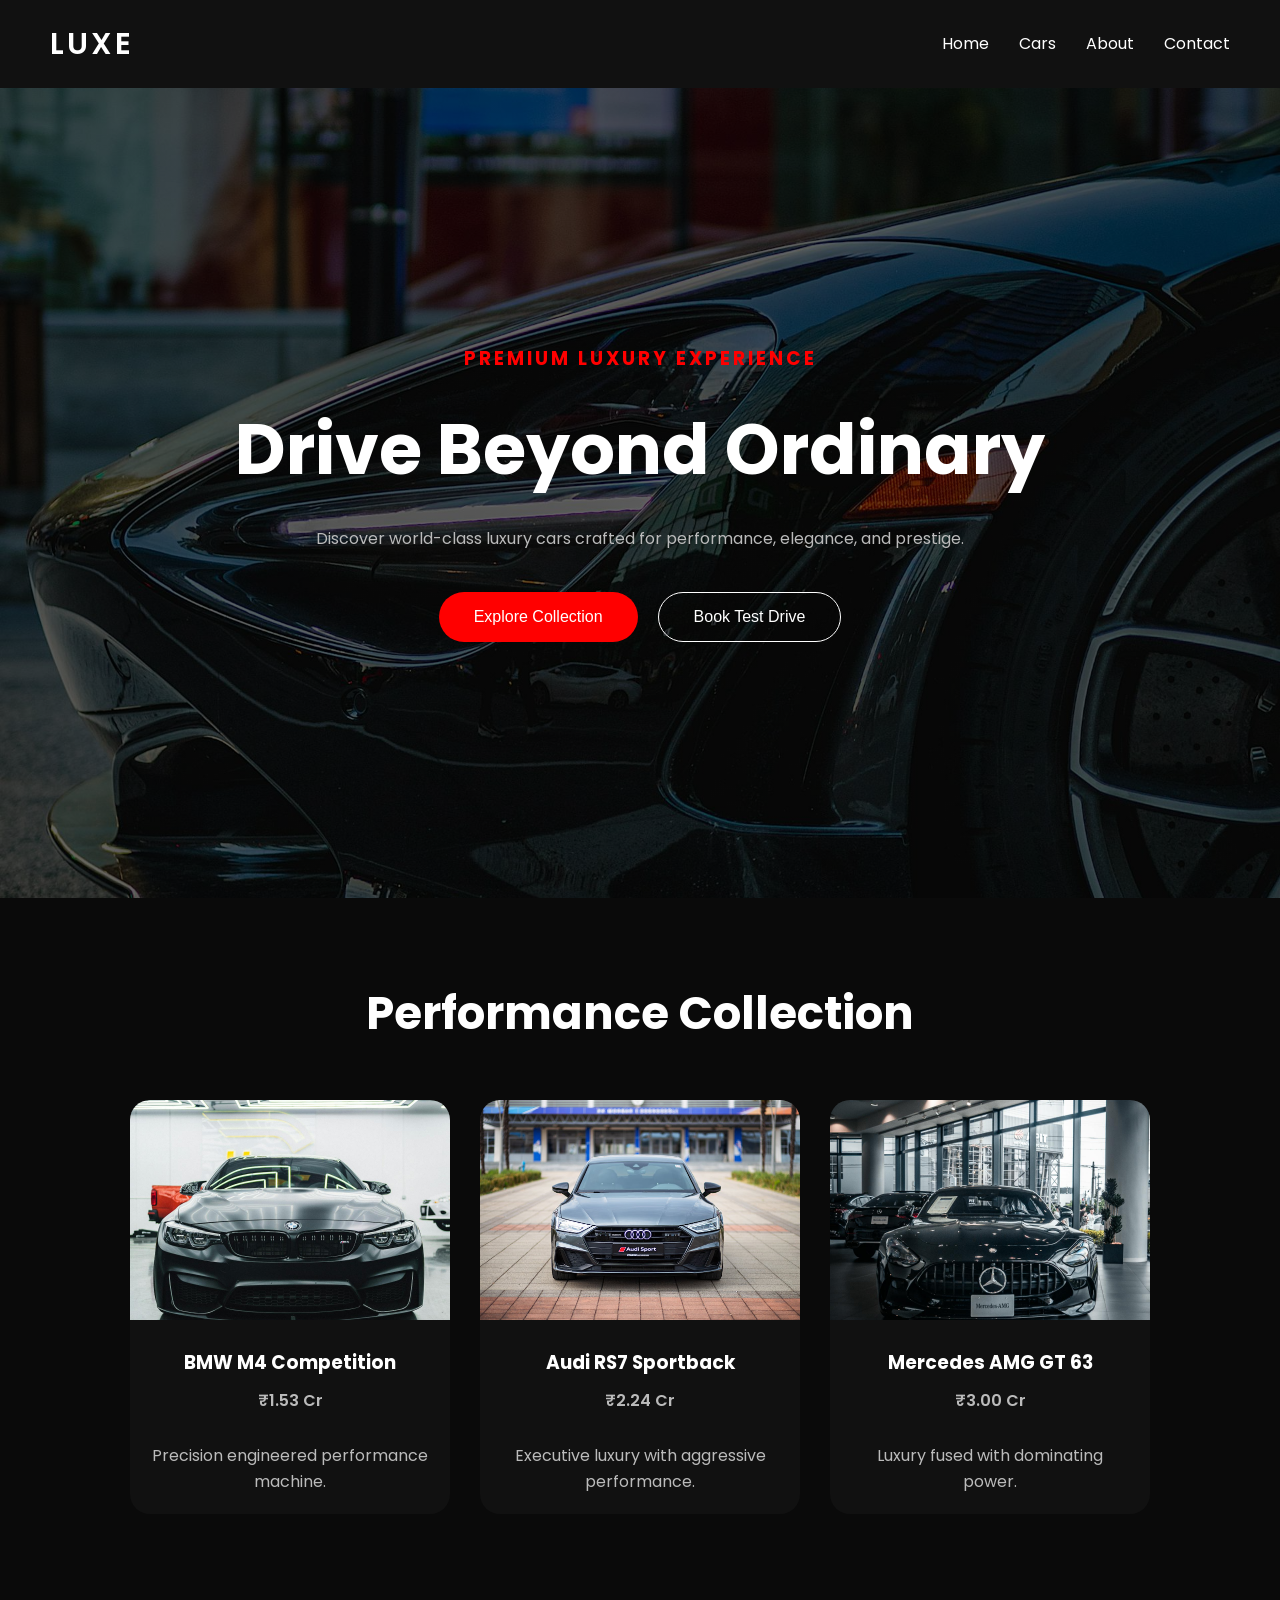
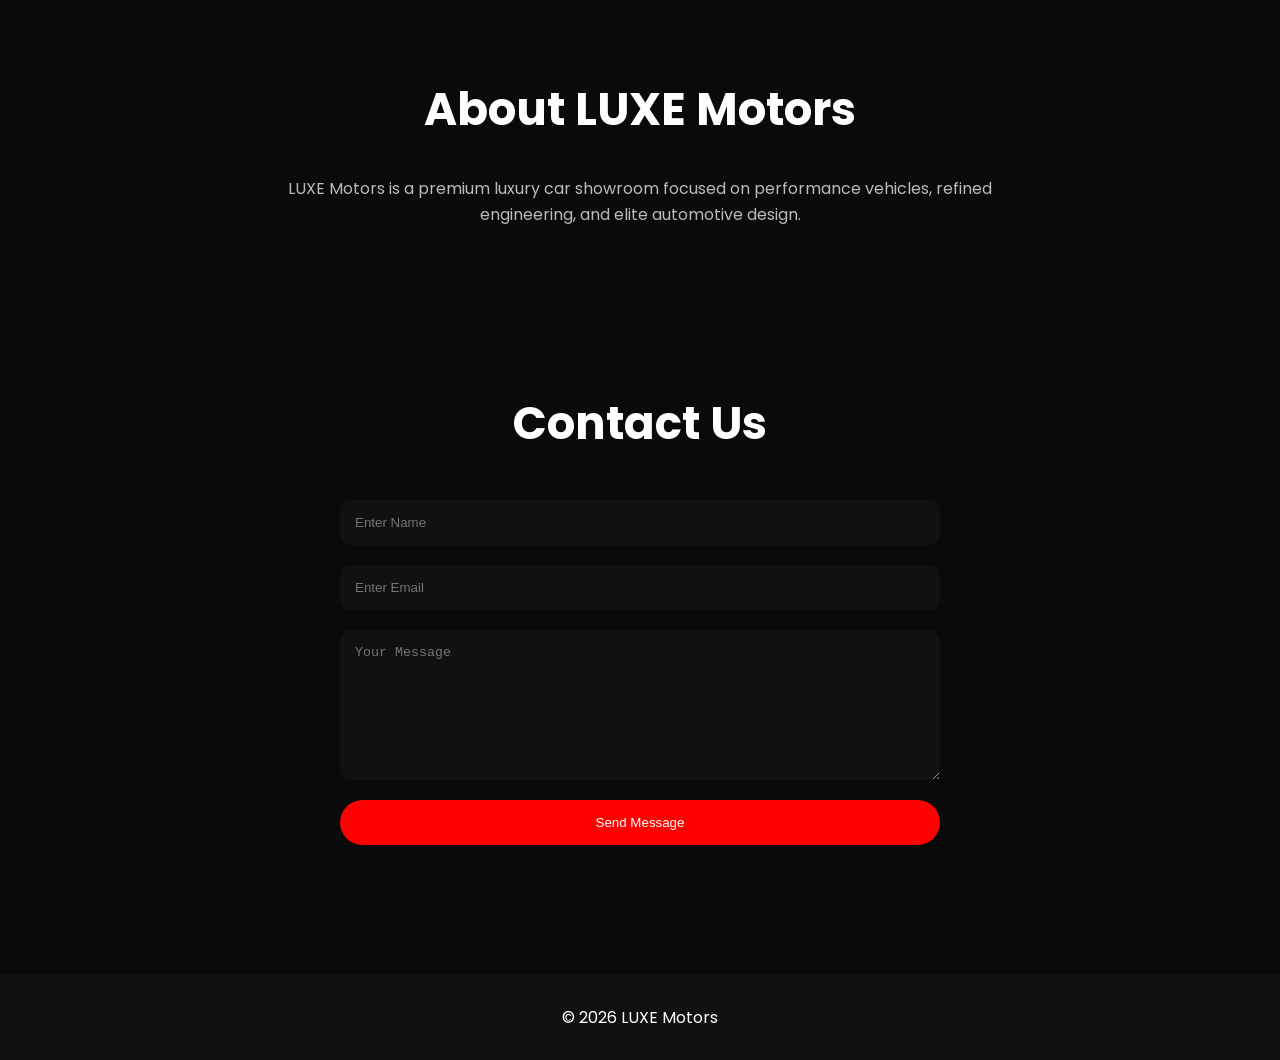
<file: index.html>
<!DOCTYPE html>

<html lang="en">

<head>

    <meta charset="UTF-8">

    <meta name="viewport"
          content="width=device-width, initial-scale=1.0">

    <title>
        LUXE Motors
    </title>

    <link rel="stylesheet"
          href="style.css">

</head>

<body>

    <header>

        <nav class="navbar">

            <div class="logo">

                LUXE

            </div>


            <ul class="nav-links">

                <li>
                    <a href="#home">
                        Home
                    </a>
                </li>

                <li>
                    <a href="#cars">
                        Cars
                    </a>
                </li>

                <li>
                    <a href="#about">
                        About
                    </a>
                </li>

                <li>
                    <a href="#contact">
                        Contact
                    </a>
                </li>

            </ul>

        </nav>

    </header>


    <section
        class="hero"

        id="home">

        <h3>

            PREMIUM LUXURY EXPERIENCE

        </h3>


        <h1 id="mainHeading">

            Drive Beyond Ordinary

        </h1>


        <p>

            Discover world-class luxury
            cars crafted for performance,
            elegance, and prestige.

        </p>


        <div class="hero-buttons">

            <button
                class="primary-btn"

                onclick="showMessage()">

                Explore Collection

            </button>


            <button
                class="secondary-btn">

                Book Test Drive

            </button>

        </div>

    </section>


    <section
        class="cars-section"

        id="cars">

        <h2>

            Performance Collection

        </h2>


        <div class="cars-container">

            <!-- CARD 1 -->

            <div class="car-card">

                <img
                    src="assets/images/bmw.jpg"

                    alt="BMW"
                >

                <h3>

                    BMW M4 Competition

                </h3>

                <p class="price">

                    ₹1.53 Cr

                </p>

                <p>

                    Precision engineered
                    performance machine.

                </p>

            </div>



             <div class="car-card">

                <img
                    src="assets/images/audi.jpg"

                    alt="Audi"
                >

                <h3>

                    Audi RS7 Sportback

                </h3>

                <p class="price">

                    ₹2.24 Cr

                </p>

                <p>

                    Executive luxury with
                    aggressive performance.

                </p>

            </div>

           <div class="car-card">

                <img
                    src="assets/images/merc.jpg"

                    alt="Mercedes"
                >

                <h3>

                    Mercedes AMG GT 63

                </h3>

                <p class="price">

                    ₹3.00 Cr

                </p>

                <p>

                    Luxury fused with
                    dominating power.

                </p>

            </div>

        </div>

    </section>


    <section
        class="about-section"

        id="about">

        <h2>

            About LUXE Motors

        </h2>


        <p>

            LUXE Motors is a premium
            luxury car showroom focused
            on performance vehicles,
            refined engineering,
            and elite automotive design.

        </p>

    </section>

    <section
        class="contact-section"

        id="contact">

        <h2>

            Contact Us

        </h2>


        <form>

            <input
                type="text"

                placeholder="Enter Name"

                required
            >


            <input
                type="email"

                placeholder="Enter Email"

                required
            >


            <textarea

                placeholder=
                "Your Message"

            ></textarea>


            <button type="submit">

                Send Message

            </button>

        </form>

    </section>


    <footer class="footer">

        <p>

            © 2026 LUXE Motors

        </p>

    </footer>



    <script src="script.js"></script>

</body>

</html>
</file>
<file: style.css>
@import url('https://fonts.googleapis.com/css2?family=Poppins:wght@300;400;500;600&display=swap');

*{
    margin:0;
    padding:0;
    box-sizing:border-box;
}

body{
    font-family:'Poppins',sans-serif;
    background:#0a0a0a;
    color:white;
    line-height:1.6;
}

.navbar{
    display:flex;
    justify-content:space-between;
    align-items:center;
    padding:20px 50px;
    background:#111;
    position:sticky;
    top:0;
}

.logo{
    font-size:30px;
    font-weight:600;
    letter-spacing:3px;
}

.nav-links{
    display:flex;
    list-style:none;
    gap:30px;
}

.nav-links a{
    text-decoration:none;
    color:white;
    transition:0.3s;
}

.nav-links a:hover{
    color:red;
}

.hero{
    height:90vh;

    display:flex;
    flex-direction:column;
    justify-content:center;
    align-items:center;

    text-align:center;

    padding:20px;

    background:
    linear-gradient(
        rgba(0,0,0,0.6),
        rgba(0,0,0,0.6)
    ),
    url("assets/images/hero.jpg");

    background-size:cover;

    background-position:center;
}

.hero h3{
    color:red;
    margin-bottom:20px;
    letter-spacing:3px;
}

.hero h1{
    font-size:70px;
    margin-bottom:20px;
}

.hero p{
    max-width:700px;
    color:#bbb;
    margin-bottom:40px;
}

.hero-buttons{
    display:flex;
    gap:20px;
}

.primary-btn,
.secondary-btn{
    padding:15px 35px;
    border:none;
    border-radius:40px;
    cursor:pointer;
    font-size:16px;
    transition:0.3s;
}

.primary-btn{
    background:red;
    color:white;
}

.secondary-btn{
    background:transparent;
    color:white;
    border:1px solid white;
}

.primary-btn:hover{
    background:darkred;
    transform:translateY(-5px);
}

.secondary-btn:hover{
    background:white;
    color:black;
    transform:translateY(-5px);
}

.cars-section{
    padding:80px 40px;
    text-align:center;
}

.cars-section h2{
    font-size:45px;
    margin-bottom:50px;
}

.cars-container{
    display:flex;
    justify-content:center;
    gap:30px;
    flex-wrap:wrap;
}

.car-card{
    width:320px;
    background:#111;
    border-radius:20px;
    overflow:hidden;
    transition:0.3s;
}

.car-card:hover{
    transform:translateY(-10px);
}

.car-card img{
    width:100%;
    height:220px;
    object-fit:cover;
}

.car-card h3{
    margin:20px 0 10px;
}

.price{
    color:red;
    font-weight:600;
    margin-bottom:10px;
}

.car-card p{
    padding:0 20px 20px;
    color:#bbb;
}

.about-section{
    padding:80px 40px;
    text-align:center;
}

.about-section h2{
    font-size:45px;
    margin-bottom:30px;
}

.about-section p{
    max-width:800px;
    margin:auto;
    color:#bbb;
}

.contact-section{
    padding:80px 40px;
    text-align:center;
}

.contact-section h2{
    font-size:45px;
    margin-bottom:40px;
}

form{
    max-width:600px;
    margin:auto;
    display:flex;
    flex-direction:column;
    gap:20px;
}

input,
textarea{
    padding:15px;
    border:none;
    border-radius:10px;
    background:#111;
    color:white;
}

textarea{
    height:150px;
}

form button{
    padding:15px;
    border:none;
    background:red;
    color:white;
    border-radius:30px;
    cursor:pointer;
    transition:0.3s;
}

form button:hover{
    background:darkred;
}

.footer{
    padding:30px;
    text-align:center;
    background:#111;
    margin-top:50px;
}

@media (max-width:768px){

    .navbar{
        flex-direction:column;
        gap:20px;
    }

    .hero h1{
        font-size:45px;
    }

    .hero-buttons{
        flex-direction:column;
    }

}
</file>
